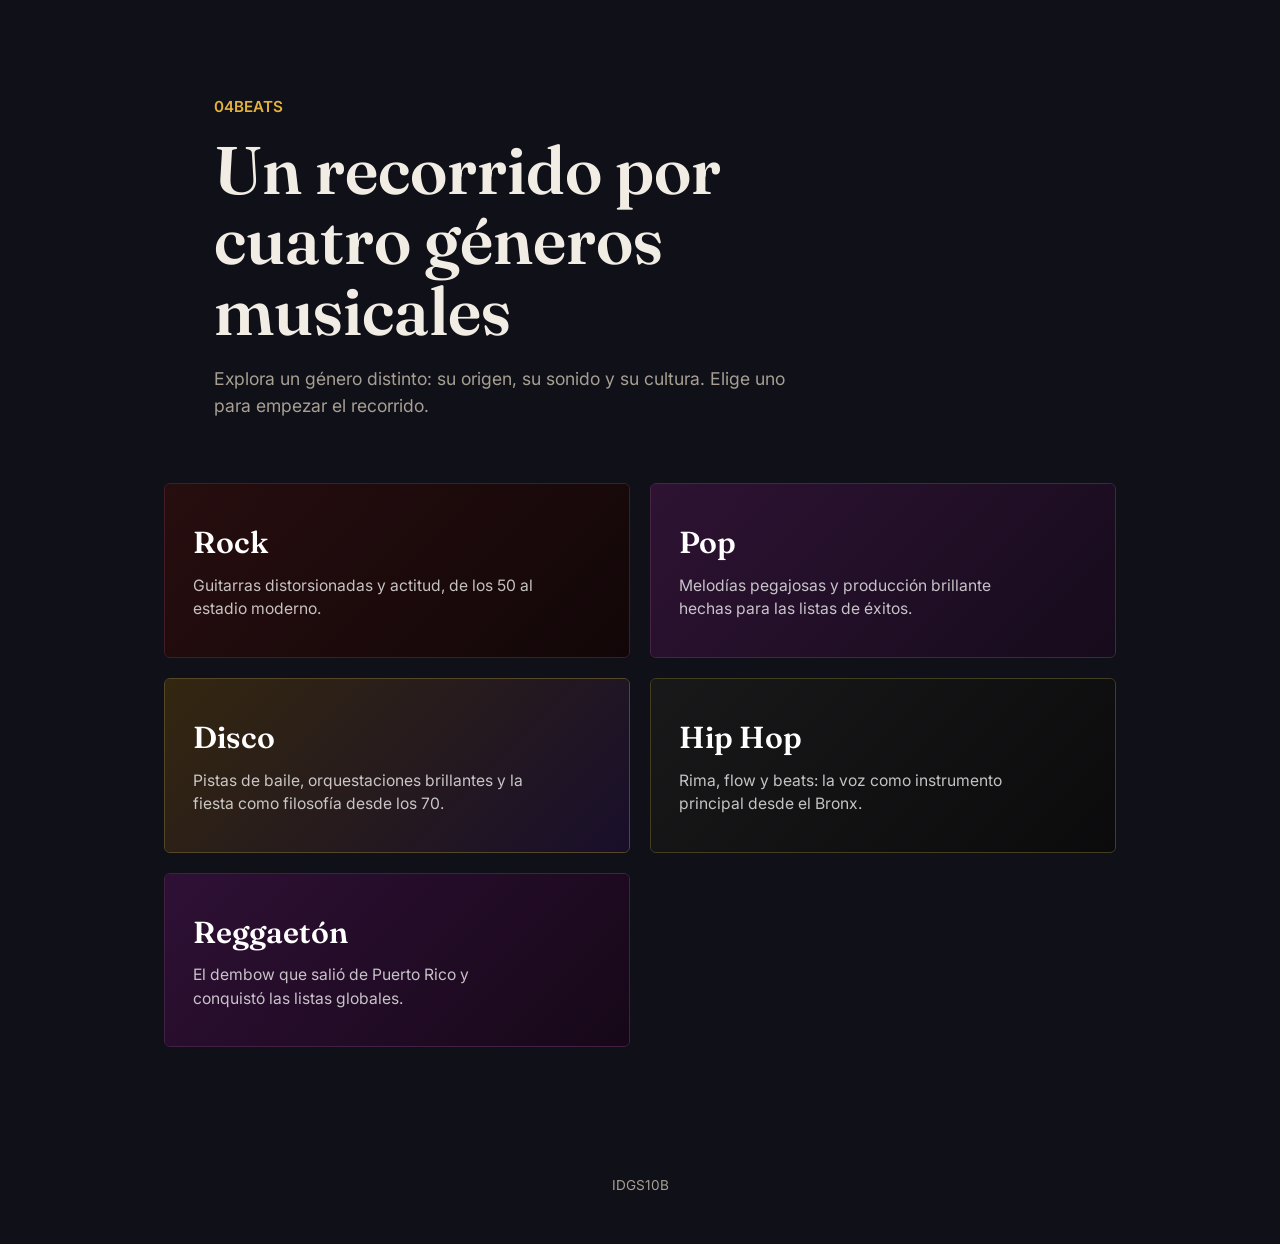
<file: index.html>
<!DOCTYPE html>
<html lang="es">
<head>
<meta charset="UTF-8">
<meta name="viewport" content="width=device-width, initial-scale=1.0">
<title>04BEATS— Géneros Musicales</title>
<link rel="preconnect" href="https://fonts.googleapis.com">
<link href="https://fonts.googleapis.com/css2?family=Fraunces:opsz,wght@9..144,400;9..144,600;9..144,700&family=Inter:wght@400;500;600&display=swap" rel="stylesheet">
<link rel="stylesheet" href="css/estilos.css">
<style>
  :root {
    --fondo: #101018;
    --fondo-2: #17141f;
    --texto: #f2ede4;
    --texto-tenue: #a79f92;
    --acento: #e3b23c;
    --fuente-display: 'Fraunces', serif;
    --fuente-cuerpo: 'Inter', system-ui, sans-serif;
  }

  body {
    background: var(--fondo);
    color: var(--texto);
    font-family: var(--fuente-cuerpo);
    line-height: 1.5;
  }

  .portada {
    padding: 6rem 1.5rem 4rem;
    max-width: 900px;
    margin: 0 auto;
  }

  .portada .ceja {
    color: var(--acento);
    font-family: var(--fuente-cuerpo);
    font-size: 0.95rem;
    font-weight: 600;
    margin: 0 0 1rem;
  }

  .portada h1 {
    font-family: var(--fuente-display);
    font-weight: 600;
    font-size: clamp(2.6rem, 6vw, 4.2rem);
    line-height: 1.05;
    margin: 0 0 1.25rem;
    max-width: 14ch;
  }

  .portada p {
    color: var(--texto-tenue);
    font-size: 1.1rem;
    max-width: 52ch;
    margin: 0;
  }

  .mapa {
    max-width: 1000px;
    margin: 0 auto;
    padding: 0 1.5rem 6rem;
    display: grid;
    grid-template-columns: repeat(2, 1fr);
    gap: 1.25rem;
  }

  @media (max-width: 700px) {
    .mapa { grid-template-columns: 1fr; }
  }

  .genero {
    position: relative;
    display: block;
    padding: 2.25rem 1.75rem;
    border-radius: 6px;
    border: 1px solid rgba(255, 255, 255, 0.08);
    overflow: hidden;
    isolation: isolate;
    transition: border-color 0.2s ease, transform 0.2s ease;
  }

  .genero:hover {
    transform: translateY(-3px);
  }

  .genero::before {
    content: "";
    position: absolute;
    inset: 0;
    z-index: -1;
    opacity: 0.85;
    background: var(--gradiente);
  }

  .genero .numero {
    font-family: var(--fuente-display);
    font-size: 0.95rem;
    color: rgba(255, 255, 255, 0.55);
    margin: 0 0 0.75rem;
  }

  .genero h2 {
    font-family: var(--fuente-display);
    font-size: 1.9rem;
    font-weight: 600;
    margin: 0 0 0.5rem;
    color: #fff;
  }

  .genero p {
    margin: 0;
    color: rgba(255, 255, 255, 0.75);
    font-size: 0.98rem;
    max-width: 34ch;
  }

  .rock { --gradiente: linear-gradient(135deg, #2b0d0d, #120505); border-color: rgba(220, 70, 70, 0.25); }
  .pop { --gradiente: linear-gradient(135deg, #331338, #170a1c); border-color: rgba(230, 100, 190, 0.25); }
  .disco { --gradiente: linear-gradient(135deg, #3a2b0e, #1a0e2e); border-color: rgba(242, 201, 76, 0.3); }
  .rap { --gradiente: linear-gradient(135deg, #1a1a1a, #0a0a0a); border-color: rgba(220, 200, 60, 0.25); }
  .reggaeton { --gradiente: linear-gradient(135deg, #34103a, #170618); border-color: rgba(210, 80, 200, 0.25); }

  footer {
    text-align: center;
    padding: 2rem 1.5rem 3rem;
    color: var(--texto-tenue);
    font-size: 0.85rem;
  }
</style>
</head>
<body>

  <section class="portada">
    <p class="ceja">04BEATS</p>
    <h1>Un recorrido por cuatro géneros musicales</h1>
    <p>Explora un género distinto: su origen, su sonido y su cultura. Elige uno para empezar el recorrido.</p>
  </section>

  <nav class="mapa" aria-label="Secciones del sitio">
    <a class="genero rock" href="rock/index.html">
      <h2>Rock</h2>
      <p>Guitarras distorsionadas y actitud, de los 50 al estadio moderno.</p>
    </a>

    <a class="genero pop" href="pop/index.html">
      <h2>Pop</h2>
      <p>Melodías pegajosas y producción brillante hechas para las listas de éxitos.</p>
    </a>

    <a class="genero disco" href="disco/index.html">
      <h2>Disco</h2>
      <p>Pistas de baile, orquestaciones brillantes y la fiesta como filosofía desde los 70.</p>
    </a>

    <a class="genero rap" href="rap/index.html">
      <h2>Hip Hop</h2>
      <p>Rima, flow y beats: la voz como instrumento principal desde el Bronx.</p>
    </a>

    <a class="genero reggaeton" href="reggaeton/index.html">
      <h2>Reggaetón</h2>
      <p>El dembow que salió de Puerto Rico y conquistó las listas globales.</p>
    </a>
  </nav>

  <footer>
    IDGS10B
  </footer>

</body>
</html>
</file>
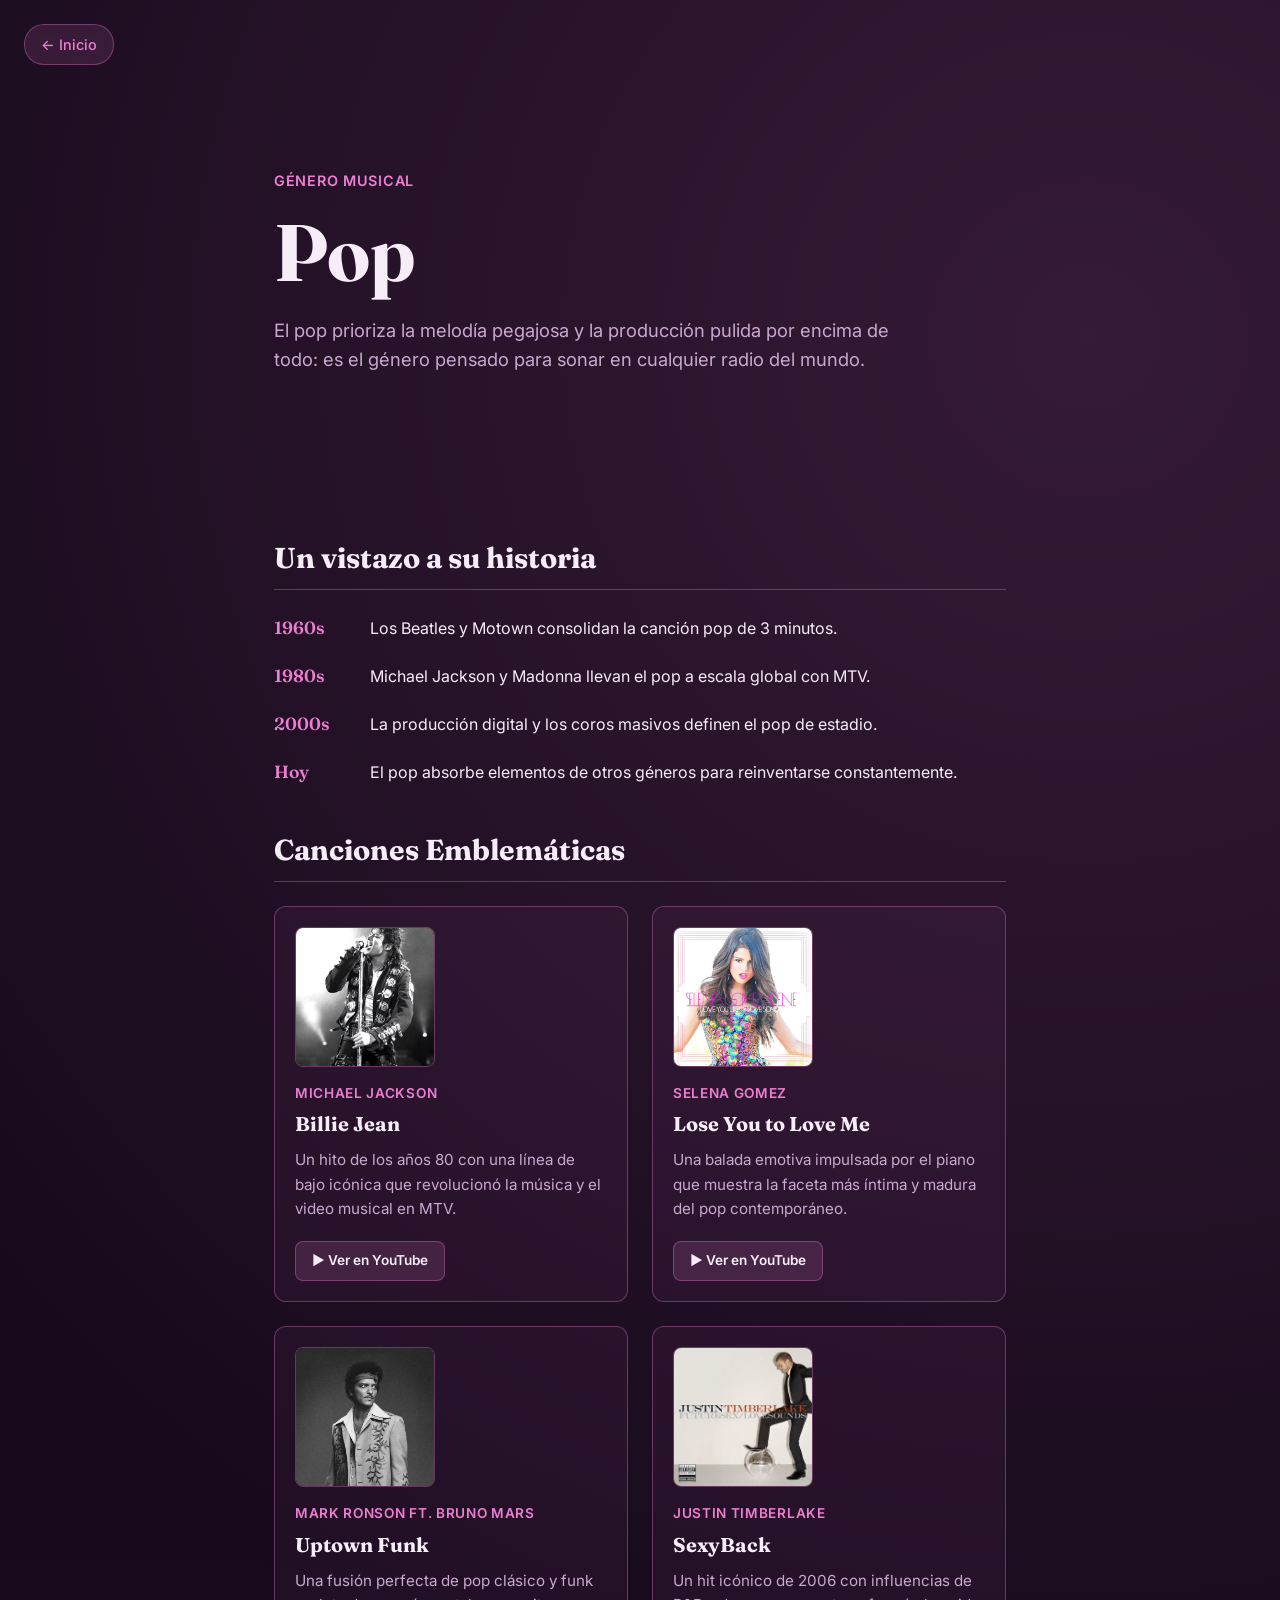
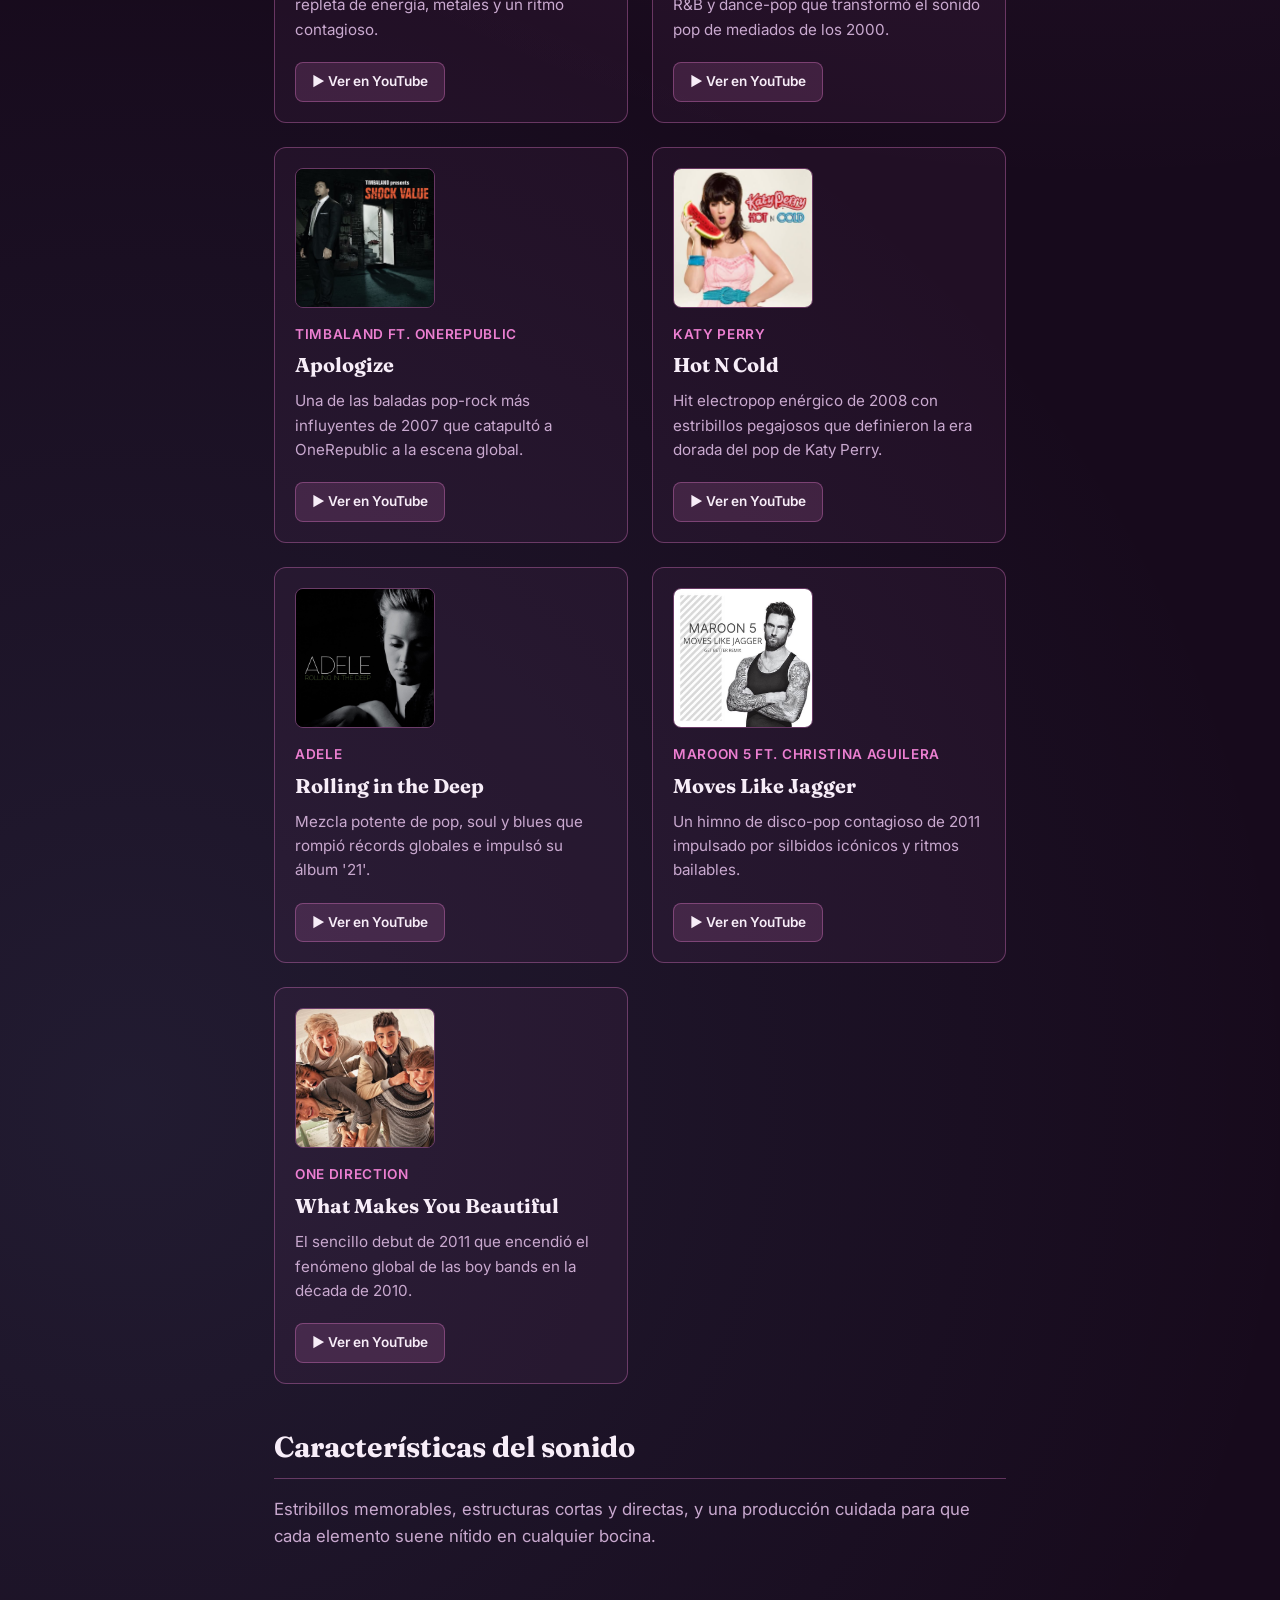
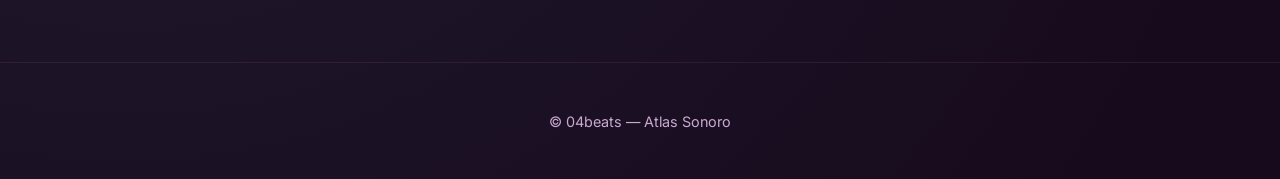
<file: pop/index.html>
<!DOCTYPE html>
<html lang="es">
<head>
  <meta charset="UTF-8">
  <meta name="viewport" content="width=device-width, initial-scale=1.0">
  <title>Pop — Atlas Sonoro</title>
  <link href="https://fonts.googleapis.com/css2?family=Fraunces:opsz,wght@9..144,600;9..144,700&family=Inter:wght@400;500;600&display=swap" rel="stylesheet">
  <link rel="stylesheet" href="../css/estilos.css">
  <style>
    :root {
      --color-fondo: #170a1c;
      --color-texto: #f7edf8;
      --color-tenue: #c9a9cf;
      --color-acento: #ec7fd1;
      --fuente-display: 'Fraunces', serif;
      --fuente-cuerpo: 'Inter', system-ui, sans-serif;

      --color-borde: rgba(236, 127, 209, 0.35);
      --color-volver-texto: var(--color-acento);
      --color-volver-fondo: rgba(236, 127, 209, 0.12);
      --color-volver-fondo-hover: rgba(236, 127, 209, 0.22);
    }

    body {
      background:
        radial-gradient(circle at 85% 10%, rgba(236, 127, 209, 0.14), transparent 45%),
        radial-gradient(circle at 10% 80%, rgba(127, 180, 236, 0.1), transparent 40%),
        var(--color-fondo);
      color: var(--color-texto);
      font-family: var(--fuente-cuerpo);
      line-height: 1.6;
      margin: 0;
    }

    .volver {
      position: absolute;
      top: 1.5rem;
      left: 1.5rem;
      color: var(--color-volver-texto);
      background-color: var(--color-volver-fondo);
      padding: 0.5rem 1rem;
      border-radius: 20px;
      text-decoration: none;
      font-weight: 500;
      transition: background-color 0.2s ease;
    }

    .volver:hover {
      background-color: var(--color-volver-fondo-hover);
    }

    .portada {
      min-height: 55vh;
      display: flex;
      flex-direction: column;
      justify-content: center;
      padding: 6rem 1.5rem 3rem;
      max-width: 780px;
      margin: 0 auto;
    }

    .portada .ceja {
      color: var(--color-acento);
      font-weight: 600;
      margin: 0 0 1rem;
      text-transform: uppercase;
      letter-spacing: 0.05em;
      font-size: 0.9rem;
    }

    .portada h1 {
      font-family: var(--fuente-display);
      font-weight: 700;
      font-size: clamp(2.8rem, 7vw, 5rem);
      margin: 0 0 1.25rem;
      line-height: 1.1;
    }

    .portada p {
      color: var(--color-tenue);
      font-size: 1.15rem;
      max-width: 55ch;
      margin: 0;
    }

    .contenido {
      max-width: 780px;
      margin: 0 auto;
      padding: 0 1.5rem 6rem;
    }

    .contenido h2 {
      font-family: var(--fuente-display);
      font-size: 1.8rem;
      margin: 2.5rem 0 1rem;
      border-bottom: 1px solid var(--color-borde);
      padding-bottom: 0.5rem;
    }

    .contenido p {
      color: var(--color-tenue);
      font-size: 1.05rem;
    }

    ul.hitos {
      list-style: none;
      padding: 0;
      margin: 1.5rem 0;
      display: grid;
      gap: 1.25rem;
    }

    ul.hitos li {
      display: grid;
      grid-template-columns: 5rem 1fr;
      gap: 1rem;
      align-items: baseline;
    }

    ul.hitos .anio {
      font-family: var(--fuente-display);
      color: var(--color-acento);
      font-size: 1.1rem;
      font-weight: 600;
    }

    /* Tarjetas de canciones y botones de enlace */
    .canciones-grid {
      display: grid;
      grid-template-columns: repeat(auto-fit, minmax(240px, 1fr));
      gap: 1.5rem;
      margin-top: 1.5rem;
    }

    .tarjeta-cancion {
      background: rgba(236, 127, 209, 0.05);
      border: 1px solid var(--color-borde);
      border-radius: 12px;
      padding: 1.25rem;
      display: flex;
      flex-direction: column;
      justify-content: space-between;
      transition: transform 0.2s ease, border-color 0.2s ease;
    }

    .tarjeta-cancion:hover {
      transform: translateY(-3px);
      border-color: var(--color-acento);
    }

    /* ESTILO PARA LA IMAGEN PEQUEÑA */
    .img-cancion {
      width: 140px;
      height: 140px;
      object-fit: cover;
      border-radius: 8px;
      margin-bottom: 1rem;
      border: 1px solid var(--color-borde);
    }

    .tarjeta-cancion .artista {
      color: var(--color-acento);
      font-size: 0.85rem;
      font-weight: 600;
      text-transform: uppercase;
      letter-spacing: 0.05em;
      margin: 0 0 0.25rem;
    }

    .tarjeta-cancion .titulo {
      font-family: var(--fuente-display);
      font-size: 1.25rem;
      margin: 0 0 0.5rem;
      color: var(--color-texto);
    }

    .tarjeta-cancion .descripcion {
      font-size: 0.95rem;
      color: var(--color-tenue);
      margin: 0 0 1.25rem;
    }

    .btn-youtube {
      display: inline-flex;
      align-items: center;
      gap: 0.5rem;
      background-color: rgba(236, 127, 209, 0.15);
      color: var(--color-texto);
      border: 1px solid var(--color-borde);
      padding: 0.5rem 1rem;
      border-radius: 8px;
      text-decoration: none;
      font-size: 0.85rem;
      font-weight: 600;
      transition: background-color 0.2s ease, border-color 0.2s ease;
      width: fit-content;
    }

    .btn-youtube:hover {
      background-color: var(--color-acento);
      border-color: var(--color-acento);
      color: var(--color-fondo);
    }

    footer {
      text-align: center;
      padding: 2rem;
      color: var(--color-tenue);
      font-size: 0.9rem;
      border-top: 1px solid rgba(236, 127, 209, 0.1);
    }
  </style>
</head>
<body>

  <a class="volver" href="../index.html">&larr; Inicio</a>

  <header class="portada">
    <p class="ceja">Género Musical</p>
    <h1>Pop</h1>
    <p>El pop prioriza la melodía pegajosa y la producción pulida por encima de todo: es el género pensado para sonar en cualquier radio del mundo.</p>
  </header>

  <main class="contenido">
    <section>
      <h2>Un vistazo a su historia</h2>
      <ul class="hitos">
        <li><span class="anio">1960s</span><span>Los Beatles y Motown consolidan la canción pop de 3 minutos.</span></li>
        <li><span class="anio">1980s</span><span>Michael Jackson y Madonna llevan el pop a escala global con MTV.</span></li>
        <li><span class="anio">2000s</span><span>La producción digital y los coros masivos definen el pop de estadio.</span></li>
        <li><span class="anio">Hoy</span><span>El pop absorbe elementos de otros géneros para reinventarse constantemente.</span></li>
      </ul>
    </section>

    <section>
      <h2>Canciones Emblemáticas</h2>
      <div class="canciones-grid">
        <article class="tarjeta-cancion">
          <div>
            <!-- IMAGEN 1 -->
             <img src="michael jackson.jpeg" alt="Michael Jackson" class="img-cancion">
            <p class="artista">Michael Jackson</p>
            <h3 class="titulo">Billie Jean</h3>
            <p class="descripcion">Un hito de los años 80 con una línea de bajo icónica que revolucionó la música y el video musical en MTV.</p>
          </div>
          <a class="btn-youtube" href="https://www.youtube.com/watch?v=Zi_XLOBDo_Y" target="_blank" rel="noopener noreferrer">
            ▶ Ver en YouTube
          </a>
        </article>

        <article class="tarjeta-cancion">
          <div>
            <!-- IMAGEN 2 -->
             <img src="selena gomez.jpeg" alt="Selena Gomez" class="img-cancion">
            <p class="artista">Selena Gomez</p>
            <h3 class="titulo">Lose You to Love Me</h3>
            <p class="descripcion">Una balada emotiva impulsada por el piano que muestra la faceta más íntima y madura del pop contemporáneo.</p>
          </div>
          <a class="btn-youtube" href="https://www.youtube.com/watch?v=zlJDTxahav0" target="_blank" rel="noopener noreferrer">
            ▶ Ver en YouTube
          </a>
        </article>

        <article class="tarjeta-cancion">
          <div>
            <!-- IMAGEN 3 -->
             <img src="bruno mars.jpeg" alt="Mark Ronson ft. Bruno Mars" class="img-cancion">
            <p class="artista">Mark Ronson ft. Bruno Mars</p>
            <h3 class="titulo">Uptown Funk</h3>
            <p class="descripcion">Una fusión perfecta de pop clásico y funk repleta de energía, metales y un ritmo contagioso.</p>
          </div>
          <a class="btn-youtube" href="https://www.youtube.com/watch?v=OPf0YbXqDm0" target="_blank" rel="noopener noreferrer">
            ▶ Ver en YouTube
          </a>
        </article>

<!-- SexyBack -->
        <article class="tarjeta-cancion">
          <div>
            <img src="sexyback.jpeg" alt="Justin Timberlake" class="img-cancion">
            <p class="artista">Justin Timberlake</p>
            <h3 class="titulo">SexyBack</h3>
            <p class="descripcion">Un hit icónico de 2006 con influencias de R&B y dance-pop que transformó el sonido pop de mediados de los 2000.</p>
          </div>
          <a class="btn-youtube" href="https://www.youtube.com/watch?v=3gOHvDP_vCs" target="_blank" rel="noopener noreferrer">
            ▶ Ver en YouTube
          </a>
        </article>

        <!-- Apologize -->
        <article class="tarjeta-cancion">
          <div>
            <img src="apologize.jpeg" alt="Timbaland ft. OneRepublic" class="img-cancion">
            <p class="artista">Timbaland ft. OneRepublic</p>
            <h3 class="titulo">Apologize</h3>
            <p class="descripcion">Una de las baladas pop-rock más influyentes de 2007 que catapultó a OneRepublic a la escena global.</p>
          </div>
          <a class="btn-youtube" href="https://www.youtube.com/watch?v=ZSM3w1v-A_Y" target="_blank" rel="noopener noreferrer">
            ▶ Ver en YouTube
          </a>
        </article>

        <!-- Hot N Cold -->
        <article class="tarjeta-cancion">
          <div>
            <img src="hot-n-cold.jpeg" alt="Katy Perry" class="img-cancion">
            <p class="artista">Katy Perry</p>
            <h3 class="titulo">Hot N Cold</h3>
            <p class="descripcion">Hit electropop enérgico de 2008 con estribillos pegajosos que definieron la era dorada del pop de Katy Perry.</p>
          </div>
          <a class="btn-youtube" href="https://www.youtube.com/watch?v=kTHNpusq654" target="_blank" rel="noopener noreferrer">
            ▶ Ver en YouTube
          </a>
        </article>

        <!-- Rolling in the Deep -->
        <article class="tarjeta-cancion">
          <div>
            <img src="rolling-in-the-deep.jpeg" alt="Adele" class="img-cancion">
            <p class="artista">Adele</p>
            <h3 class="titulo">Rolling in the Deep</h3>
            <p class="descripcion">Mezcla potente de pop, soul y blues que rompió récords globales e impulsó su álbum '21'.</p>
          </div>
          <a class="btn-youtube" href="https://www.youtube.com/watch?v=rYEDA3JcQqw" target="_blank" rel="noopener noreferrer">
            ▶ Ver en YouTube
          </a>
        </article>

        <!-- Moves Like Jagger -->
        <article class="tarjeta-cancion">
          <div>
            <img src="moves-like-jagger.jpeg" alt="Maroon 5 ft. Christina Aguilera" class="img-cancion">
            <p class="artista">Maroon 5 ft. Christina Aguilera</p>
            <h3 class="titulo">Moves Like Jagger</h3>
            <p class="descripcion">Un himno de disco-pop contagioso de 2011 impulsado por silbidos icónicos y ritmos bailables.</p>
          </div>
          <a class="btn-youtube" href="https://www.youtube.com/watch?v=iEPTlhBmwRg" target="_blank" rel="noopener noreferrer">
            ▶ Ver en YouTube
          </a>
        </article>

        <!-- What Makes You Beautiful -->
        <article class="tarjeta-cancion">
          <div>
            <img src="what-makes-you-beautiful.jpeg" alt="One Direction" class="img-cancion">
            <p class="artista">One Direction</p>

            <h3 class="titulo">What Makes You Beautiful</h3>
            <p class="descripcion">El sencillo debut de 2011 que encendió el fenómeno global de las boy bands en la década de 2010.</p>
          </div>
          <a class="btn-youtube" href="https://www.youtube.com/watch?v=QJO3ROT-A4E" target="_blank" rel="noopener noreferrer">
            ▶ Ver en YouTube
          </a>
        </article>

      </div>
    </section>

    <section>
      <h2>Características del sonido</h2>
      <p>Estribillos memorables, estructuras cortas y directas, y una producción cuidada para que cada elemento suene nítido en cualquier bocina.</p>
    </section>
  </main>

  <footer>
    <p>&copy; 04beats — Atlas Sonoro</p>
  </footer>

</body>
</html>
</file>
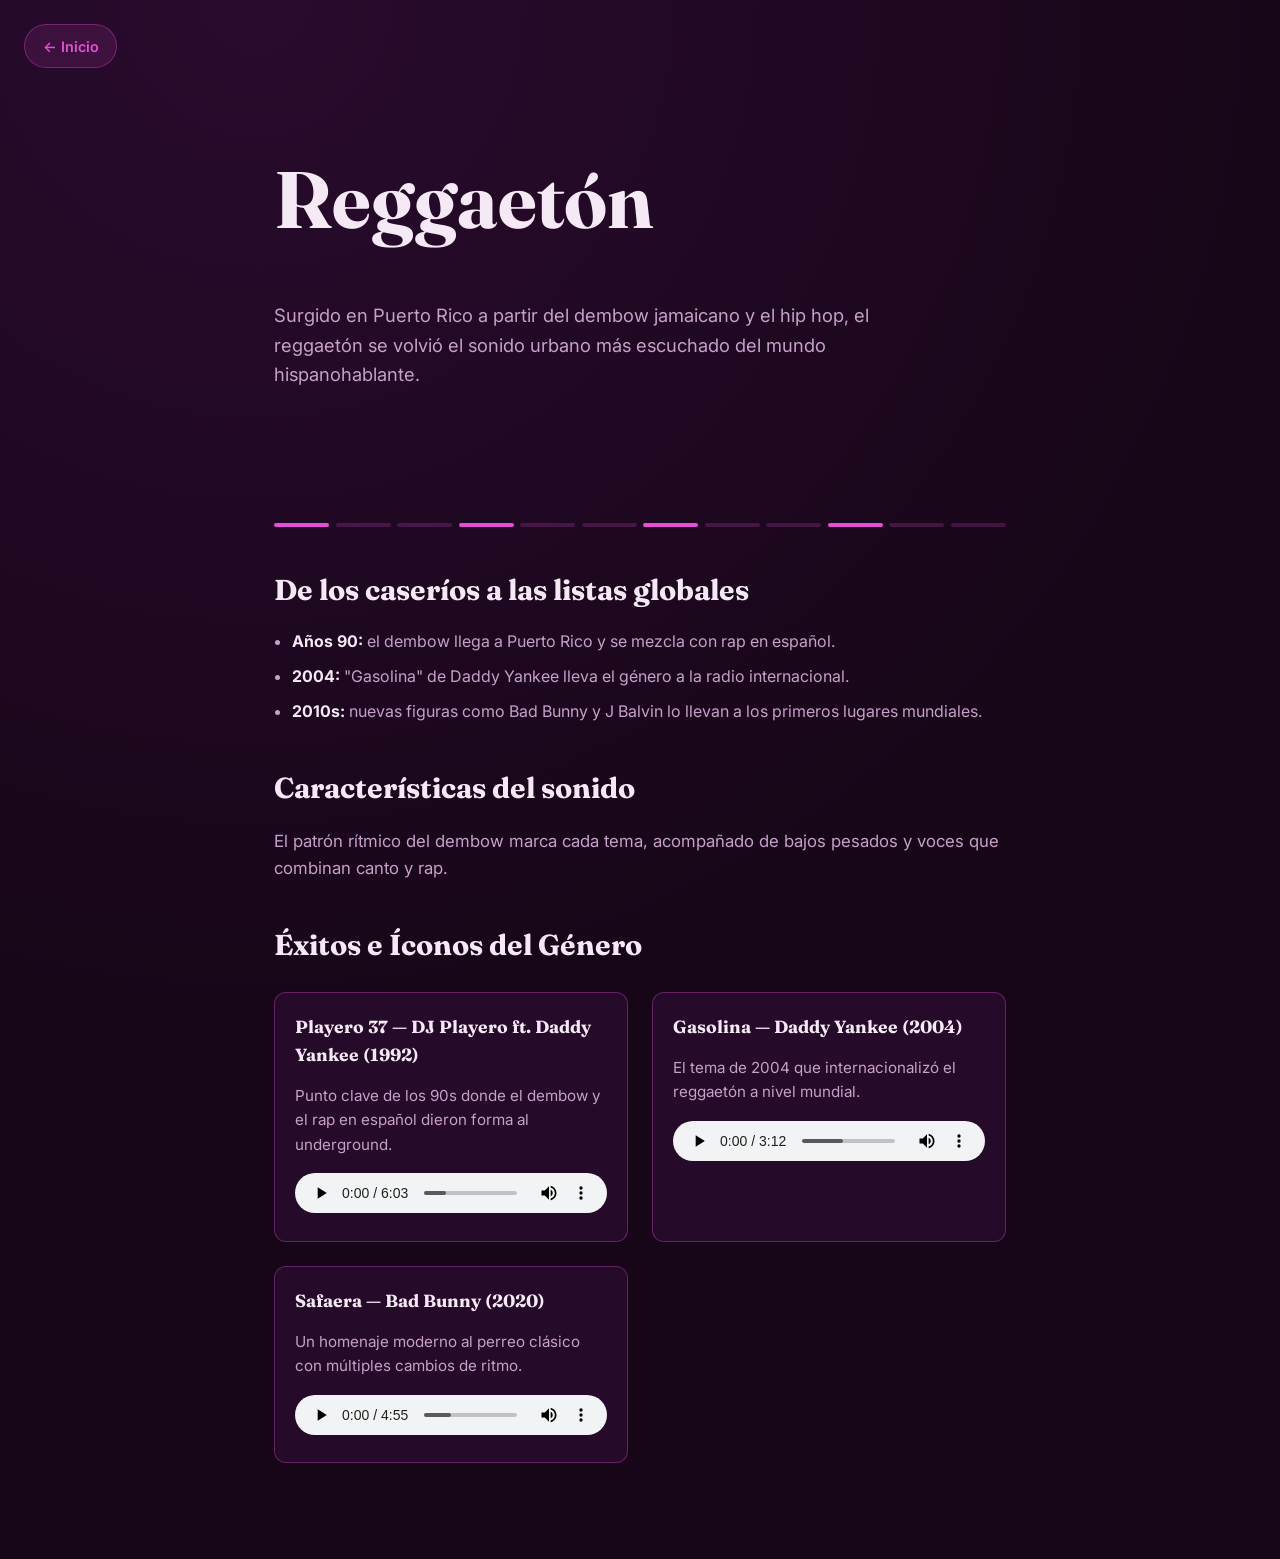
<file: reggaeton/index.html>
<!DOCTYPE html>
<html lang="es">
<head>
<meta charset="UTF-8">
<meta name="viewport" content="width=device-width, initial-scale=1.0">
<title>Reggaetón — Atlas Sonoro</title>
<link href="https://fonts.googleapis.com/css2?family=Fraunces:opsz,wght@9..144,700&family=Inter:wght@400;500;700&display=swap" rel="stylesheet">
<link rel="stylesheet" href="../css/estilos.css">
<style>
  :root {
    --color-fondo: #170618;
    --color-fondo-2: #250a29;
    --color-texto: #f4e9f5;
    --color-tenue: #c6a0c9;
    --color-acento: #e34fd6;
    --fuente-display: 'Fraunces', serif;
    --fuente-cuerpo: 'Inter', system-ui, sans-serif;

    --color-borde: rgba(227, 79, 214, 0.35);
    --color-volver-texto: var(--color-acento);
    --color-volver-fondo: rgba(227, 79, 214, 0.12);
    --color-volver-fondo-hover: rgba(227, 79, 214, 0.22);
  }

  body {
    background: radial-gradient(circle at 20% 0%, #2a0b2e, var(--color-fondo) 55%);
    color: var(--color-texto);
    font-family: var(--fuente-cuerpo);
    line-height: 1.6;
  }

  .portada {
    min-height: 55vh;
    display: flex;
    flex-direction: column;
    justify-content: center;
    padding: 6rem 1.5rem 3rem;
    max-width: 780px;
    margin: 0 auto;
  }

  .portada .ceja {
    color: var(--color-acento);
    font-weight: 600;
    margin: 0 0 1rem;
  }

  .portada h1 {
    font-family: var(--fuente-display);
    font-weight: 700;
    font-size: clamp(2.8rem, 7vw, 5rem);
    margin: 0 0 1.25rem;
  }

  .portada p {
    color: var(--color-tenue);
    font-size: 1.15rem;
    max-width: 55ch;
  }

  .contenido {
    max-width: 780px;
    margin: 0 auto;
    padding: 0 1.5rem 6rem;
  }

  .contenido h2 {
    font-family: var(--fuente-display);
    font-size: 1.8rem;
    margin: 2.5rem 0 1rem;
  }

  .contenido p {
    color: var(--color-tenue);
    font-size: 1.05rem;
  }

  .pulso {
    display: flex;
    gap: 0.4rem;
    margin: 1.75rem 0;
  }

  .pulso span {
    flex: 1;
    height: 4px;
    border-radius: 2px;
    background: rgba(227, 79, 214, 0.2);
  }

  .pulso span:nth-child(3n+1) { background: var(--color-acento); }

  ul.lista {
    padding-left: 1.1rem;
    color: var(--color-tenue);
  }

  ul.lista li {
    margin-bottom: 0.6rem;
  }

  ul.lista strong {
    color: var(--color-texto);
  }

  /* Estilos para las tarjetas de canciones */
  .tarjetas-canciones {
    display: grid;
    grid-template-columns: repeat(auto-fit, minmax(240px, 1fr));
    gap: 1.5rem;
    margin-top: 1.5rem;
  }

  .tarjeta-cancion {
    background: var(--color-fondo-2);
    border: 1px solid var(--color-borde);
    border-radius: 12px;
    padding: 1.25rem;
  }

  .tarjeta-cancion h3 {
    font-family: var(--fuente-display);
    font-size: 1.1rem;
    margin: 0 0 0.5rem;
    color: var(--color-texto);
  }

  .tarjeta-cancion p {
    font-size: 0.95rem;
    margin-bottom: 1rem;
  }

  .tarjeta-cancion audio {
    width: 100%;
    height: 40px;
  }
</style>
</head>
<body>

  <a class="volver" href="../index.html">&larr; Inicio</a>

  <section class="portada">
    <h1>Reggaetón</h1>
    <p>Surgido en Puerto Rico a partir del dembow jamaicano y el hip hop, el reggaetón se volvió el sonido urbano más escuchado del mundo hispanohablante.</p>
  </section>

  <section class="contenido">
    <div class="pulso" aria-hidden="true">
      <span></span><span></span><span></span><span></span><span></span><span></span>
      <span></span><span></span><span></span><span></span><span></span><span></span>
    </div>

    <h2>De los caseríos a las listas globales</h2>
    <ul class="lista">
      <li><strong>Años 90:</strong> el dembow llega a Puerto Rico y se mezcla con rap en español.</li>
      <li><strong>2004:</strong> "Gasolina" de Daddy Yankee lleva el género a la radio internacional.</li>
      <li><strong>2010s:</strong> nuevas figuras como Bad Bunny y J Balvin lo llevan a los primeros lugares mundiales.</li>
    </ul>

    <h2>Características del sonido</h2>
    <p>El patrón rítmico del dembow marca cada tema, acompañado de bajos pesados y voces que combinan canto y rap.</p>

   <!-- Éxitos e Íconos del Género -->
    <h2>Éxitos e Íconos del Género</h2>
    <div class="tarjetas-canciones">

      <article class="tarjeta-cancion">
        <h3>Playero 37 — DJ Playero ft. Daddy Yankee (1992)</h3>
        <p>Punto clave de los 90s donde el dembow y el rap en español dieron forma al underground.</p>
        <audio controls src="playero 37 Daddy Yankee.mp3">
          Tu navegador no soporta el elemento de audio.
        </audio>
      </article>

      <article class="tarjeta-cancion">
        <h3>Gasolina — Daddy Yankee (2004)</h3>
        <p>El tema de 2004 que internacionalizó el reggaetón a nivel mundial.</p>
        <audio controls src="Daddy Yankee - Gasolina.mp3">
          Tu navegador no soporta el elemento de audio.
        </audio>
      </article>

      <article class="tarjeta-cancion">
        <h3>Safaera — Bad Bunny (2020)</h3>
        <p>Un homenaje moderno al perreo clásico con múltiples cambios de ritmo.</p>
        <audio controls src="Safaera - Bad Bunny.mp3">
          Tu navegador no soporta el elemento de audio.
        </audio>
      </article>

    </div>

</body>
</html>
</file>
<file: css/estilos.css>
/* estilos.css — reset mínimo y pieza compartida entre todas las secciones */

*,
*::before,
*::after {
  box-sizing: border-box;
}

html {
  scroll-behavior: smooth;
}

body {
  margin: 0;
  min-height: 100vh;
}

img {
  max-width: 100%;
  display: block;
}

a {
  text-decoration: none;
}

/* Botón de regreso — cada sección lo colorea heredando sus propias variables */
.volver {
  position: fixed;
  top: 1.5rem;
  left: 1.5rem;
  display: inline-flex;
  align-items: center;
  gap: 0.5rem;
  padding: 0.6rem 1.1rem;
  border-radius: 999px;
  font-family: var(--fuente-cuerpo, system-ui, sans-serif);
  font-size: 0.9rem;
  font-weight: 600;
  border: 1px solid var(--color-borde, rgba(255, 255, 255, 0.25));
  color: var(--color-volver-texto, #fff);
  background: var(--color-volver-fondo, rgba(255, 255, 255, 0.08));
  backdrop-filter: blur(6px);
  transition: transform 0.15s ease, background 0.15s ease;
  z-index: 20;
}

.volver:hover {
  transform: translateX(-3px);
  background: var(--color-volver-fondo-hover, rgba(255, 255, 255, 0.16));
}

.volver:focus-visible {
  outline: 2px solid var(--color-acento, #fff);
  outline-offset: 3px;
}

@media (max-width: 600px) {
  .volver {
    top: 1rem;
    left: 1rem;
    padding: 0.5rem 0.9rem;
    font-size: 0.8rem;
  }
}
</file>
